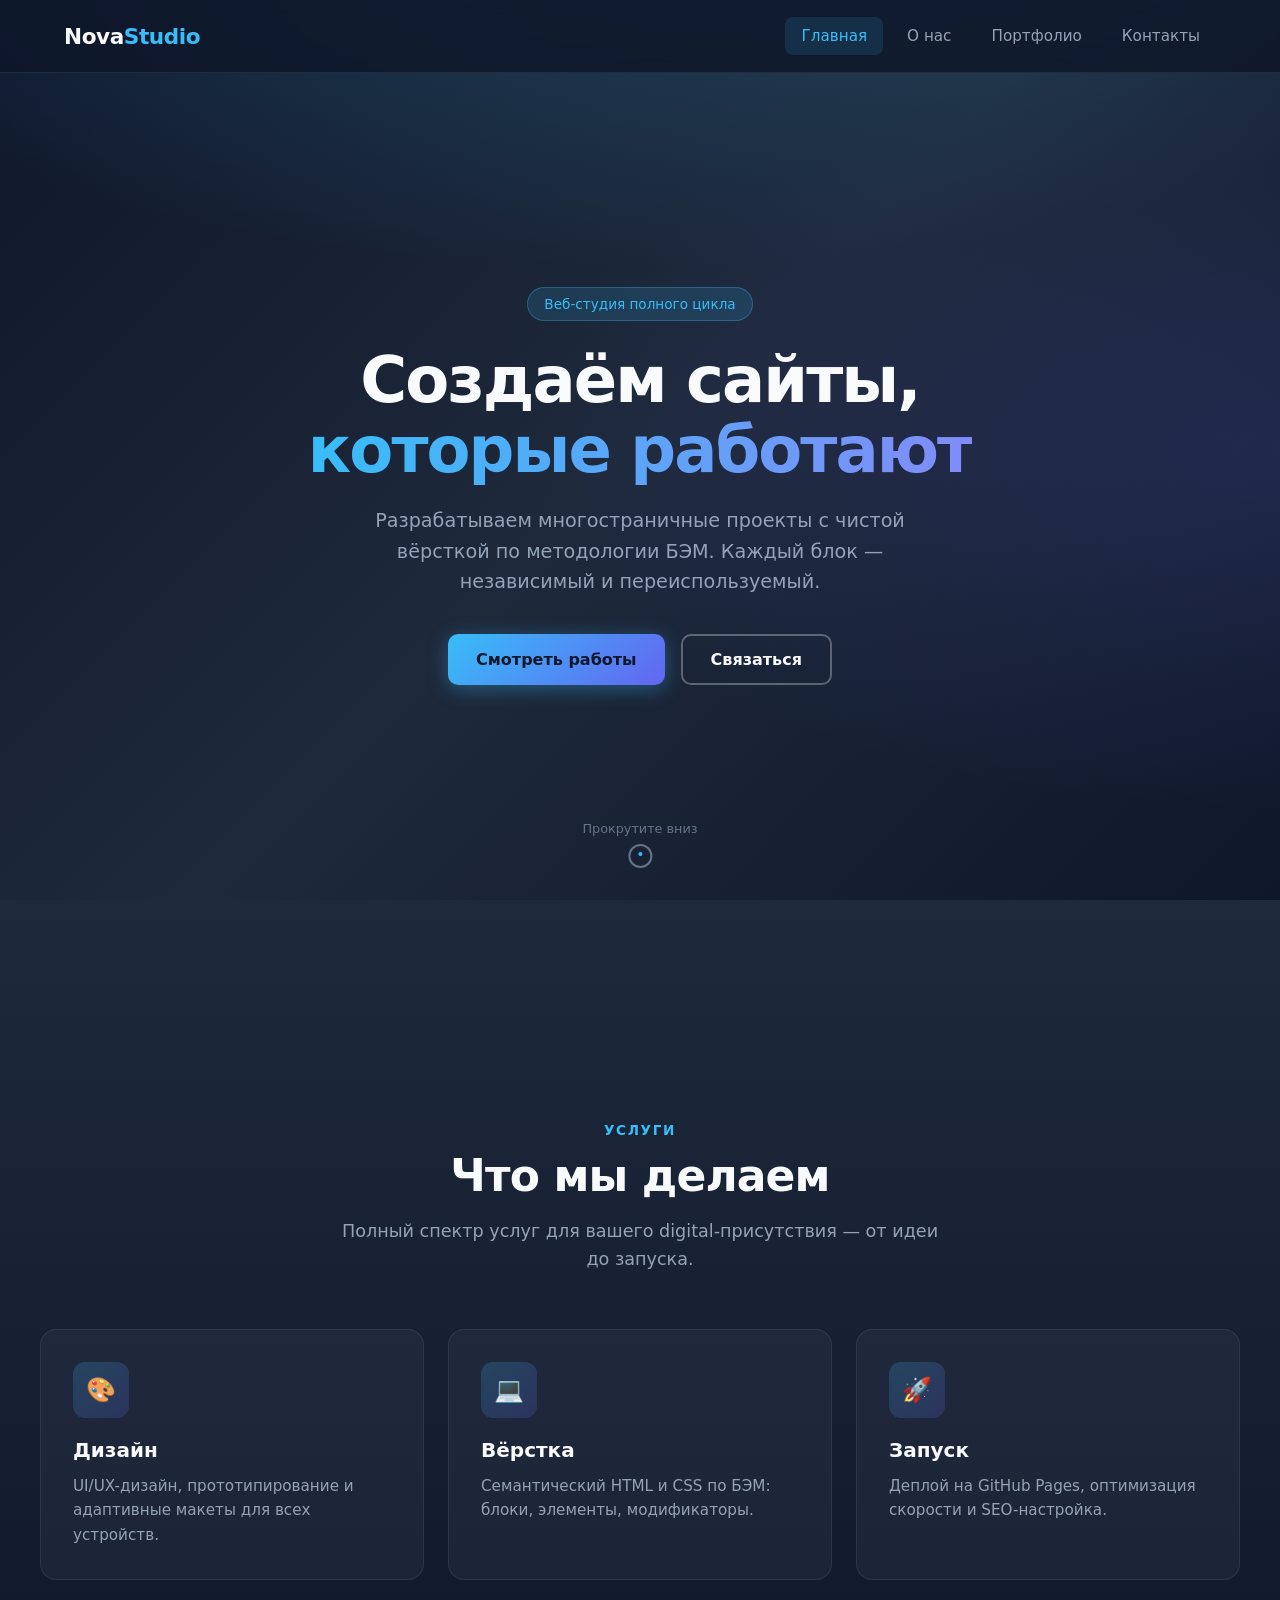
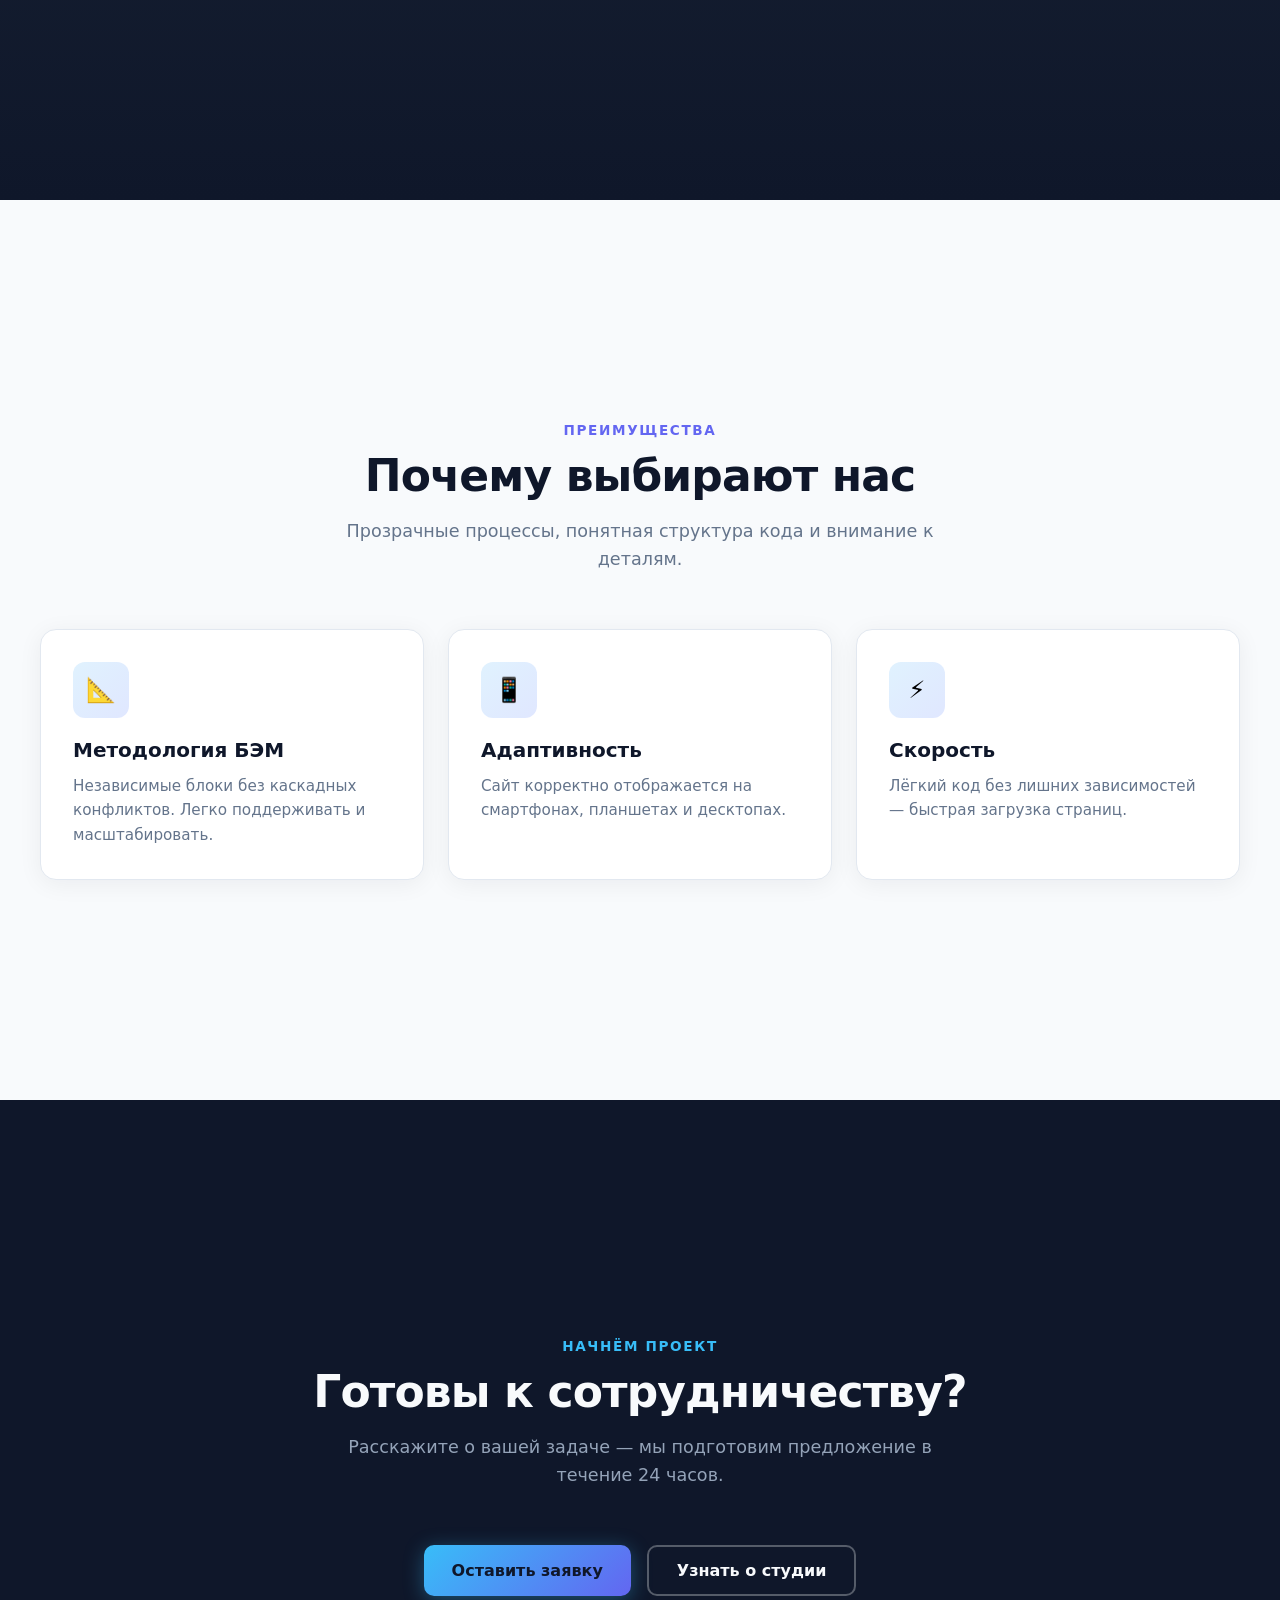
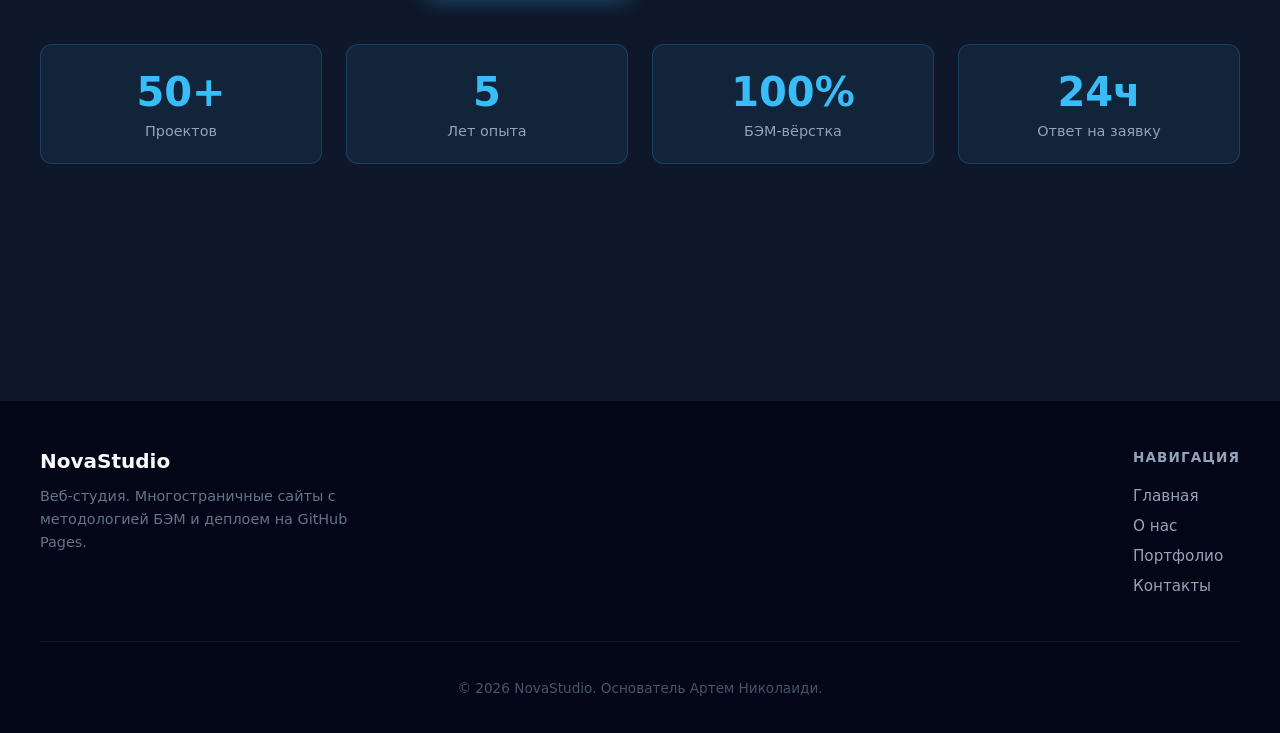
<file: index.html>
<!DOCTYPE html>
<html lang="ru">
<head>
  <meta charset="UTF-8">
  <meta name="viewport" content="width=device-width, initial-scale=1.0">
  <meta name="description" content="NovaStudio — веб-студия. Создаём современные сайты с применением методологии БЭМ.">
  <title>NovaStudio — Главная</title>
  <link rel="stylesheet" href="css/style.css">
</head>
<body>
  <header class="header">
    <div class="header__container">
      <a href="index.html" class="header__logo">Nova<span class="header__logo-accent">Studio</span></a>
      <button class="header__burger" type="button" aria-label="Открыть меню" aria-expanded="false">
        <span class="header__burger-line"></span>
        <span class="header__burger-line"></span>
        <span class="header__burger-line"></span>
      </button>
      <nav>
        <ul class="header__nav">
          <li><a href="index.html" class="header__link header__link--active">Главная</a></li>
          <li><a href="about.html" class="header__link">О нас</a></li>
          <li><a href="portfolio.html" class="header__link">Портфолио</a></li>
          <li><a href="contact.html" class="header__link">Контакты</a></li>
        </ul>
      </nav>
    </div>
  </header>

  <main>
    <section class="hero" id="hero">
      <div class="hero__bg"></div>
      <div class="hero__container">
        <span class="hero__badge">Веб-студия полного цикла</span>
        <h1 class="hero__title">
          Создаём сайты,<br>
          <span class="hero__title-accent">которые работают</span>
        </h1>
        <p class="hero__text">
          Разрабатываем многостраничные проекты с чистой вёрсткой по методологии БЭМ.
          Каждый блок — независимый и переиспользуемый.
        </p>
        <div class="hero__actions">
          <a href="portfolio.html" class="button button--primary">Смотреть работы</a>
          <a href="contact.html" class="button button--secondary">Связаться</a>
        </div>
      </div>
      <div class="hero__scroll" aria-hidden="true">
        <span>Прокрутите вниз</span>
        <span class="hero__scroll-icon"></span>
      </div>
    </section>

    <section class="section section--gradient" id="services">
      <div class="section__container">
        <header class="section__header">
          <span class="section__label">Услуги</span>
          <h2 class="section__title">Что мы делаем</h2>
          <p class="section__subtitle">
            Полный спектр услуг для вашего digital-присутствия — от идеи до запуска.
          </p>
        </header>
        <div class="cards">
          <article class="card">
            <div class="card__icon">🎨</div>
            <h3 class="card__title">Дизайн</h3>
            <p class="card__text">
              UI/UX-дизайн, прототипирование и адаптивные макеты для всех устройств.
            </p>
          </article>
          <article class="card">
            <div class="card__icon">💻</div>
            <h3 class="card__title">Вёрстка</h3>
            <p class="card__text">
              Семантический HTML и CSS по БЭМ: блоки, элементы, модификаторы.
            </p>
          </article>
          <article class="card">
            <div class="card__icon">🚀</div>
            <h3 class="card__title">Запуск</h3>
            <p class="card__text">
              Деплой на GitHub Pages, оптимизация скорости и SEO-настройка.
            </p>
          </article>
        </div>
      </div>
    </section>

    <section class="section section--light" id="advantages">
      <div class="section__container">
        <header class="section__header">
          <span class="section__label">Преимущества</span>
          <h2 class="section__title">Почему выбирают нас</h2>
          <p class="section__subtitle">
            Прозрачные процессы, понятная структура кода и внимание к деталям.
          </p>
        </header>
        <div class="cards">
          <article class="card card--light">
            <div class="card__icon">📐</div>
            <h3 class="card__title">Методология БЭМ</h3>
            <p class="card__text">
              Независимые блоки без каскадных конфликтов. Легко поддерживать и масштабировать.
            </p>
          </article>
          <article class="card card--light">
            <div class="card__icon">📱</div>
            <h3 class="card__title">Адаптивность</h3>
            <p class="card__text">
              Сайт корректно отображается на смартфонах, планшетах и десктопах.
            </p>
          </article>
          <article class="card card--light">
            <div class="card__icon">⚡</div>
            <h3 class="card__title">Скорость</h3>
            <p class="card__text">
              Лёгкий код без лишних зависимостей — быстрая загрузка страниц.
            </p>
          </article>
        </div>
      </div>
    </section>

    <section class="section section--dark" id="cta">
      <div class="section__container">
        <header class="section__header">
          <span class="section__label">Начнём проект</span>
          <h2 class="section__title">Готовы к сотрудничеству?</h2>
          <p class="section__subtitle">
            Расскажите о вашей задаче — мы подготовим предложение в течение 24 часов.
          </p>
        </header>
        <div class="section__actions">
          <a href="contact.html" class="button button--primary">Оставить заявку</a>
          <a href="about.html" class="button button--secondary">Узнать о студии</a>
        </div>
        <div class="stats">
          <div class="stat">
            <p class="stat__number">50+</p>
            <p class="stat__label">Проектов</p>
          </div>
          <div class="stat">
            <p class="stat__number">5</p>
            <p class="stat__label">Лет опыта</p>
          </div>
          <div class="stat">
            <p class="stat__number">100%</p>
            <p class="stat__label">БЭМ-вёрстка</p>
          </div>
          <div class="stat">
            <p class="stat__number">24ч</p>
            <p class="stat__label">Ответ на заявку</p>
          </div>
        </div>
      </div>
    </section>
  </main>

  <footer class="footer">
    <div class="footer__container">
      <div class="footer__top">
        <div class="footer__brand">
          <a href="index.html" class="footer__logo">NovaStudio</a>
          <p class="footer__text">
            Веб-студия. Многостраничные сайты с методологией БЭМ и деплоем на GitHub Pages.
          </p>
        </div>
        <div>
          <h3 class="footer__nav-title">Навигация</h3>
          <ul class="footer__nav">
            <li><a href="index.html" class="footer__link">Главная</a></li>
            <li><a href="about.html" class="footer__link">О нас</a></li>
            <li><a href="portfolio.html" class="footer__link">Портфолио</a></li>
            <li><a href="contact.html" class="footer__link">Контакты</a></li>
          </ul>
        </div>
      </div>
      <div class="footer__bottom">
        <p>&copy; 2026 NovaStudio. Основатель Артем Николаиди.</p>
      </div>
    </div>
  </footer>

  <script src="js/main.js"></script>
</body>
</html>
</file>
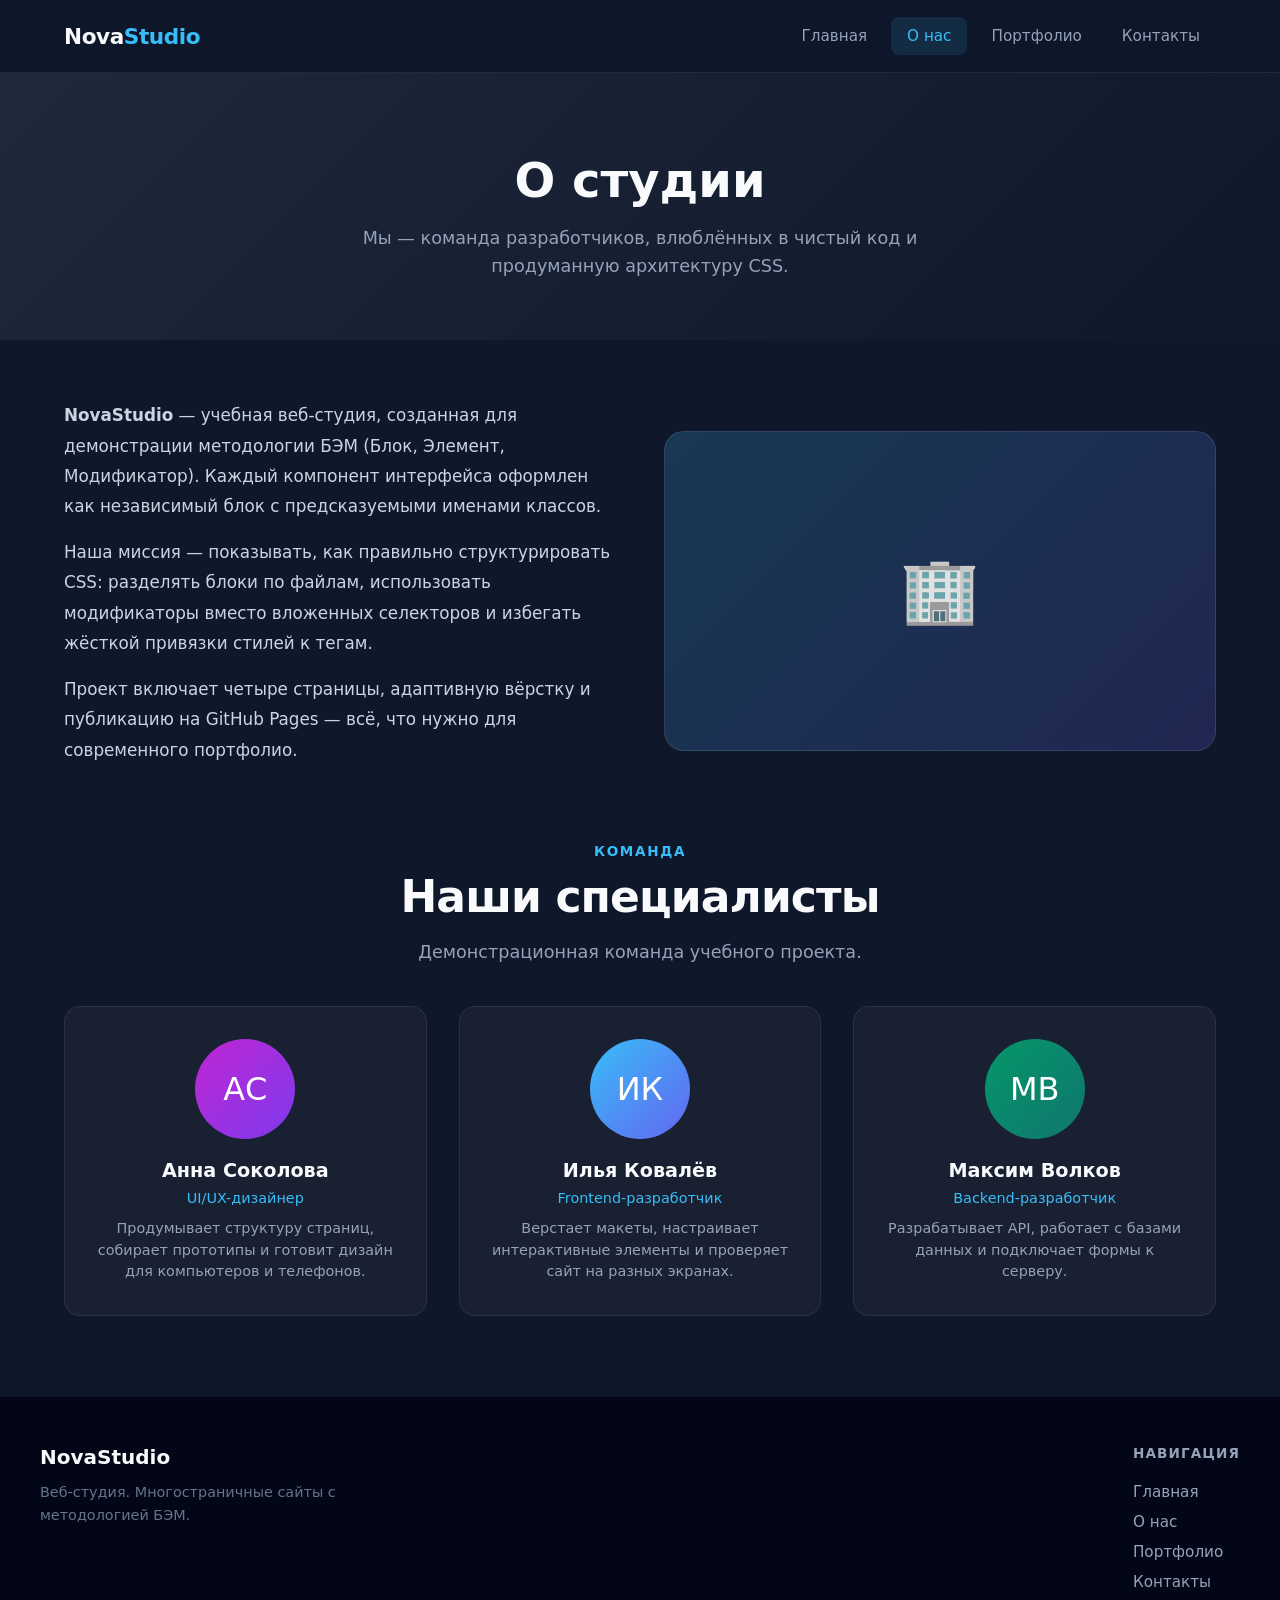
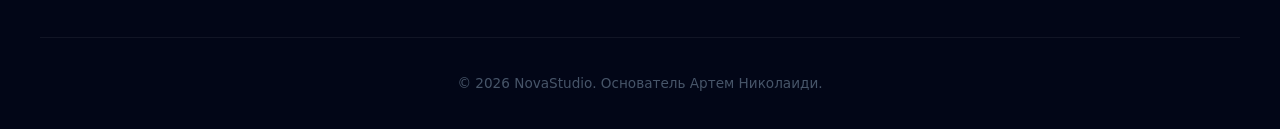
<file: about.html>
<!DOCTYPE html>
<html lang="ru">
<head>
  <meta charset="UTF-8">
  <meta name="viewport" content="width=device-width, initial-scale=1.0">
  <meta name="description" content="О студии NovaStudio — команда, миссия и подход к разработке.">
  <title>NovaStudio — О нас</title>
  <link rel="stylesheet" href="css/style.css">
</head>
<body class="page">
  <header class="header">
    <div class="header__container">
      <a href="index.html" class="header__logo">Nova<span class="header__logo-accent">Studio</span></a>
      <button class="header__burger" type="button" aria-label="Открыть меню" aria-expanded="false">
        <span class="header__burger-line"></span>
        <span class="header__burger-line"></span>
        <span class="header__burger-line"></span>
      </button>
      <nav>
        <ul class="header__nav">
          <li><a href="index.html" class="header__link">Главная</a></li>
          <li><a href="about.html" class="header__link header__link--active">О нас</a></li>
          <li><a href="portfolio.html" class="header__link">Портфолио</a></li>
          <li><a href="contact.html" class="header__link">Контакты</a></li>
        </ul>
      </nav>
    </div>
  </header>

  <main class="page__main">
    <section class="page-hero">
      <h1 class="page-hero__title">О студии</h1>
      <p class="page-hero__text">
        Мы — команда разработчиков, влюблённых в чистый код и продуманную архитектуру CSS.
      </p>
    </section>

    <div class="content">
      <div class="about-block">
        <div class="about-block__text">
          <p>
            <strong>NovaStudio</strong> — учебная веб-студия, созданная для демонстрации
            методологии БЭМ (Блок, Элемент, Модификатор). Каждый компонент интерфейса
            оформлен как независимый блок с предсказуемыми именами классов.
          </p>
          <p>
            Наша миссия — показывать, как правильно структурировать CSS: разделять
            блоки по файлам, использовать модификаторы вместо вложенных селекторов
            и избегать жёсткой привязки стилей к тегам.
          </p>
          <p>
            Проект включает четыре страницы, адаптивную вёрстку и публикацию
            на GitHub Pages — всё, что нужно для современного портфолио.
          </p>
        </div>
        <div class="about-block__visual" aria-hidden="true">🏢</div>
      </div>

      <header class="section__header" style="margin-bottom: 40px;">
        <span class="section__label" style="color: #38bdf8;">Команда</span>
        <h2 class="section__title" style="color: #f8fafc;">Наши специалисты</h2>
        <p class="section__subtitle" style="color: #94a3b8;">Демонстрационная команда учебного проекта.</p>
      </header>

      <div class="content__grid">
        <article class="team-card">
          <div class="team-card__avatar team-card__avatar--design" aria-hidden="true">АС</div>
          <h3 class="team-card__name">Анна Соколова</h3>
          <p class="team-card__role">UI/UX-дизайнер</p>
          <p class="team-card__bio">Продумывает структуру страниц, собирает прототипы и готовит дизайн для компьютеров и телефонов.</p>
        </article>
        <article class="team-card">
          <div class="team-card__avatar" aria-hidden="true">ИК</div>
          <h3 class="team-card__name">Илья Ковалёв</h3>
          <p class="team-card__role">Frontend-разработчик</p>
          <p class="team-card__bio">Верстает макеты, настраивает интерактивные элементы и проверяет сайт на разных экранах.</p>
        </article>
        <article class="team-card">
          <div class="team-card__avatar team-card__avatar--backend" aria-hidden="true">МВ</div>
          <h3 class="team-card__name">Максим Волков</h3>
          <p class="team-card__role">Backend-разработчик</p>
          <p class="team-card__bio">Разрабатывает API, работает с базами данных и подключает формы к серверу.</p>
        </article>
      </div>
    </div>
  </main>

  <footer class="footer">
    <div class="footer__container">
      <div class="footer__top">
        <div class="footer__brand">
          <a href="index.html" class="footer__logo">NovaStudio</a>
          <p class="footer__text">Веб-студия. Многостраничные сайты с методологией БЭМ.</p>
        </div>
        <div>
          <h3 class="footer__nav-title">Навигация</h3>
          <ul class="footer__nav">
            <li><a href="index.html" class="footer__link">Главная</a></li>
            <li><a href="about.html" class="footer__link">О нас</a></li>
            <li><a href="portfolio.html" class="footer__link">Портфолио</a></li>
            <li><a href="contact.html" class="footer__link">Контакты</a></li>
          </ul>
        </div>
      </div>
      <div class="footer__bottom">
        <p>&copy; 2026 NovaStudio. Основатель Артем Николаиди.</p>
      </div>
    </div>
  </footer>

  <script src="js/main.js"></script>
</body>
</html>
</file>
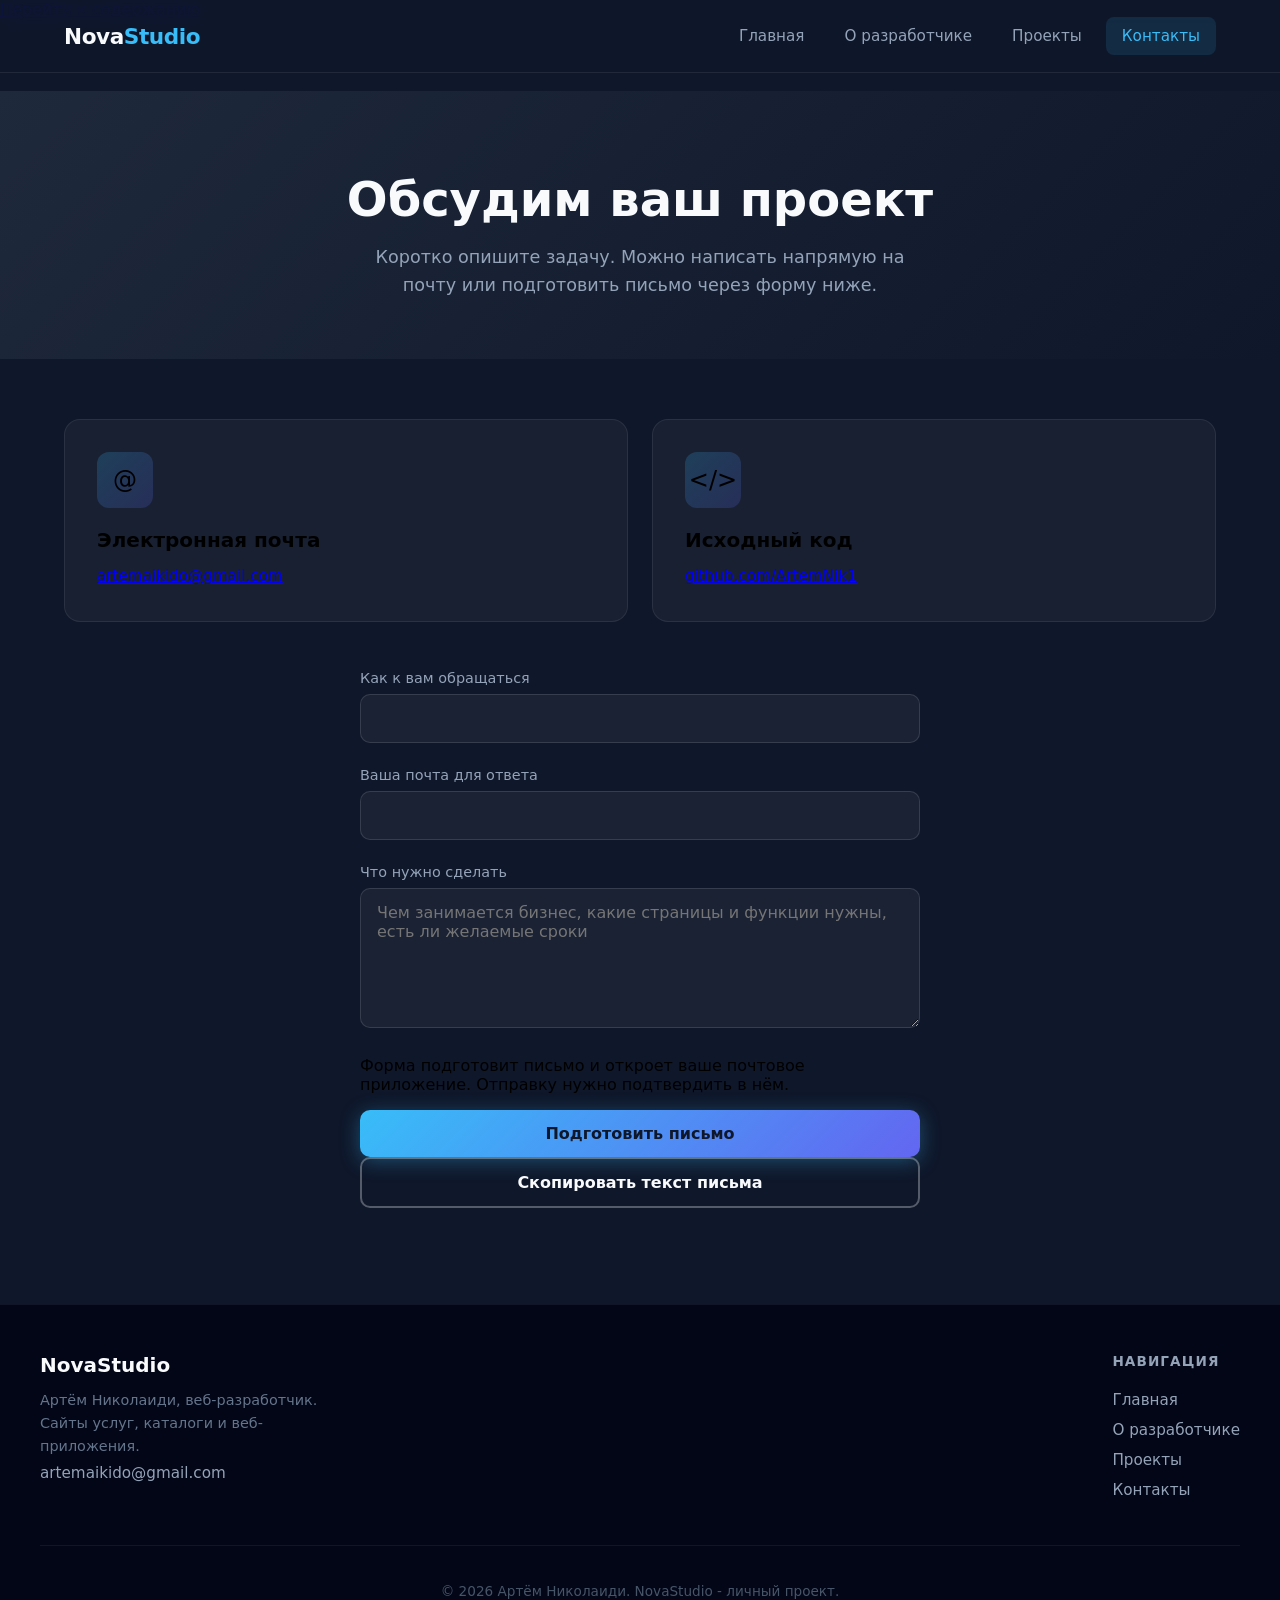
<file: contact.html>
<!DOCTYPE html>
<html lang="ru">
<head>
  <meta charset="UTF-8">
  <meta name="viewport" content="width=device-width, initial-scale=1.0">
  <meta name="description" content="Связаться с Артёмом Николаиди и обсудить разработку сайта: электронная почта и подготовка письма.">
  <meta name="theme-color" content="#0f172a">
  <meta property="og:title" content="Контакты | NovaStudio">
  <meta property="og:description" content="Связаться с Артёмом Николаиди и обсудить разработку сайта: электронная почта и подготовка письма.">
  <meta property="og:type" content="website">
  <title>Контакты | NovaStudio</title>
  <link rel="icon" href="images/favicon.svg" type="image/svg+xml">
  <link rel="stylesheet" href="css/style.css">
</head>
<body class="page">
  <a class="skip-link" href="#main">Перейти к содержанию</a>
  <header class="header">
    <div class="header__container">
      <a href="index.html" class="header__logo" aria-label="NovaStudio - главная">Nova<span class="header__logo-accent">Studio</span></a>
      <button class="header__burger" type="button" aria-label="Открыть меню" aria-controls="site-nav" aria-expanded="false">
        <span class="header__burger-line"></span><span class="header__burger-line"></span><span class="header__burger-line"></span>
      </button>
      <nav aria-label="Основная навигация">
        <ul class="header__nav" id="site-nav">
          <li><a href="index.html" class="header__link">Главная</a></li>
          <li><a href="about.html" class="header__link">О разработчике</a></li>
          <li><a href="portfolio.html" class="header__link">Проекты</a></li>
          <li><a href="contact.html" class="header__link header__link--active" aria-current="page">Контакты</a></li>
        </ul>
      </nav>
    </div>
  </header>
  <main id="main" tabindex="-1" class="page__main">
    <section class="page-hero"><h1 class="page-hero__title">Обсудим ваш проект</h1><p class="page-hero__text">Коротко опишите задачу. Можно написать напрямую на почту или подготовить письмо через форму ниже.</p></section>
    <div class="content contact-content">
      <div class="cards cards--spaced">
          <article class="card">
            <div class="card__icon" aria-hidden="true">@</div>
            <h3 class="card__title">Электронная почта</h3><p class="card__text"><a class="text-link" href="mailto:artemaikido@gmail.com">artemaikido@gmail.com</a></p>
          </article>
          <article class="card">
            <div class="card__icon" aria-hidden="true">&lt;/&gt;</div>
            <h3 class="card__title">Исходный код</h3><p class="card__text"><a class="text-link" href="https://github.com/ArtemNik1">github.com/ArtemNik1</a></p>
          </article>
      </div>
      <form class="contact-form" action="mailto:artemaikido@gmail.com" method="post" enctype="text/plain" aria-describedby="form-note">
        <div class="form__group"><label class="form__label" for="name">Как к вам обращаться</label><input class="form__input" type="text" id="name" name="name" autocomplete="name" maxlength="120" required></div>
        <div class="form__group"><label class="form__label" for="email">Ваша почта для ответа</label><input class="form__input" type="email" id="email" name="email" autocomplete="email" maxlength="254" required></div>
        <div class="form__group"><label class="form__label" for="message">Что нужно сделать</label><textarea class="form__textarea" id="message" name="message" maxlength="2000" placeholder="Чем занимается бизнес, какие страницы и функции нужны, есть ли желаемые сроки" required></textarea></div>
        <p class="form__note" id="form-note">Форма подготовит письмо и откроет ваше почтовое приложение. Отправку нужно подтвердить в нём.</p>
        <button type="submit" class="button button--primary form__submit">Подготовить письмо</button>
        <button type="button" class="button button--secondary form__submit form__copy" data-copy-message hidden>Скопировать текст письма</button>
        <p class="form__status" id="form-status" role="status" aria-live="polite"></p>
        <noscript><p class="form__note">Если письмо не открывается, напишите напрямую: <a class="text-link" href="mailto:artemaikido@gmail.com">artemaikido@gmail.com</a>.</p></noscript>
      </form>
    </div>
  </main>
  <footer class="footer">
    <div class="footer__container">
      <div class="footer__top">
        <div class="footer__brand">
          <a href="index.html" class="footer__logo">NovaStudio</a>
          <p class="footer__text">Артём Николаиди, веб-разработчик. Сайты услуг, каталоги и веб-приложения.</p>
          <a class="footer__link" href="mailto:artemaikido@gmail.com">artemaikido@gmail.com</a>
        </div>
        <div><h2 class="footer__nav-title">Навигация</h2><ul class="footer__nav">
            <li><a href="index.html" class="footer__link">Главная</a></li>
            <li><a href="about.html" class="footer__link">О разработчике</a></li>
            <li><a href="portfolio.html" class="footer__link">Проекты</a></li>
            <li><a href="contact.html" class="footer__link">Контакты</a></li>
          </ul></div>
      </div>
      <div class="footer__bottom"><p>&copy; 2026 Артём Николаиди. NovaStudio - личный проект.</p></div>
    </div>
  </footer>
  <script src="js/main.js" defer></script>
</body>
</html>
</file>
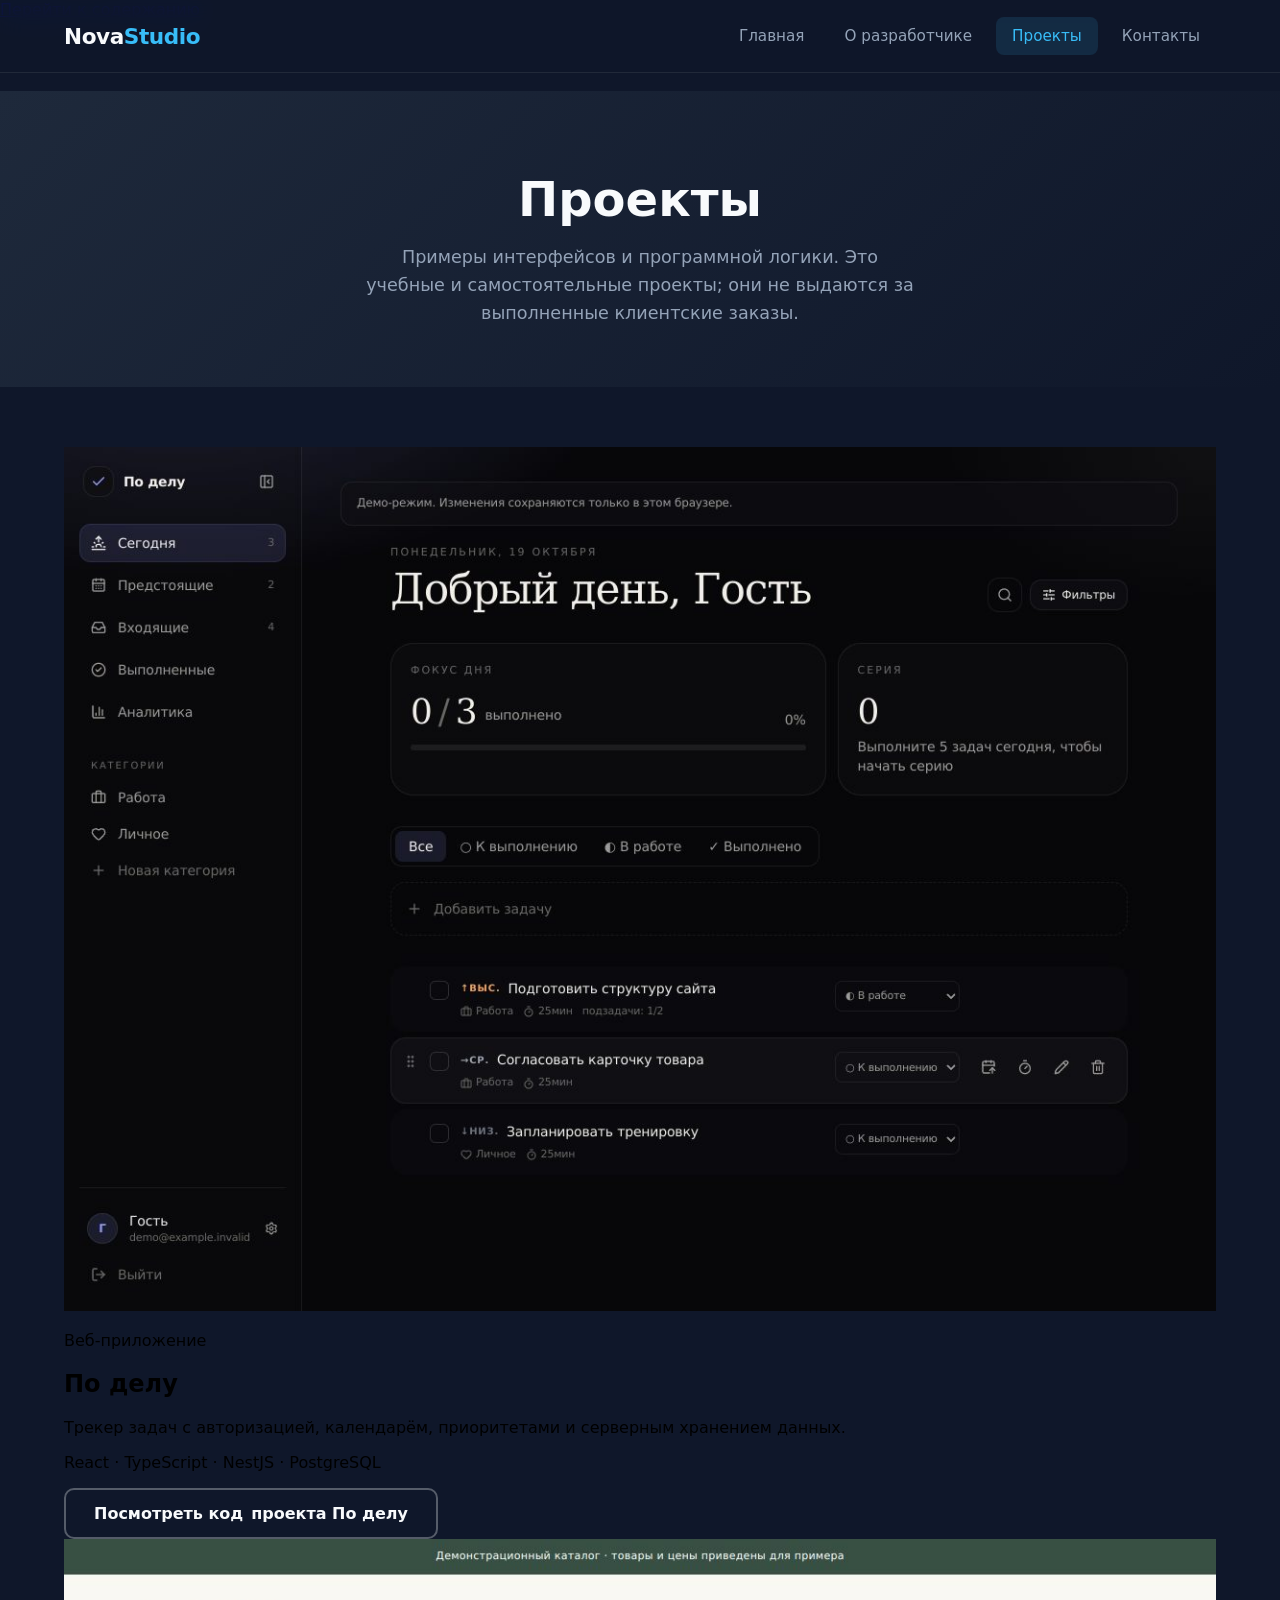
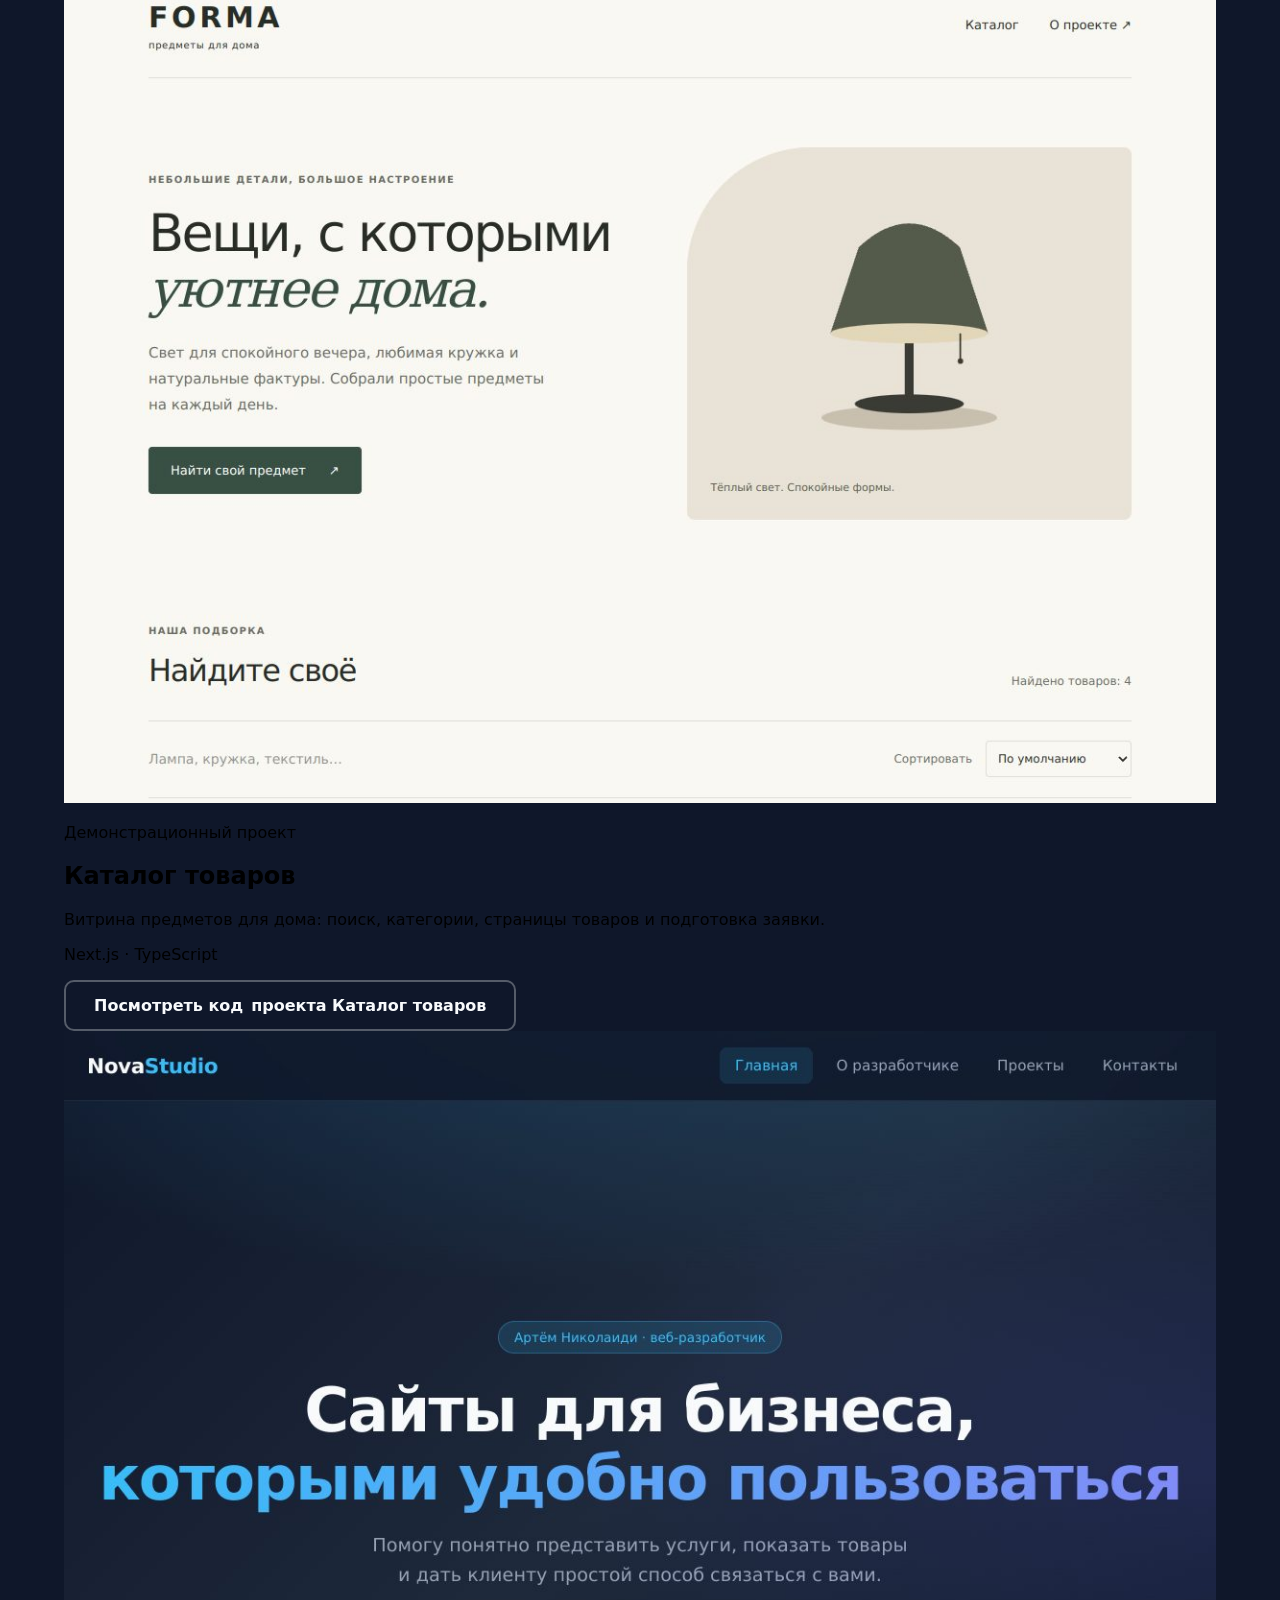
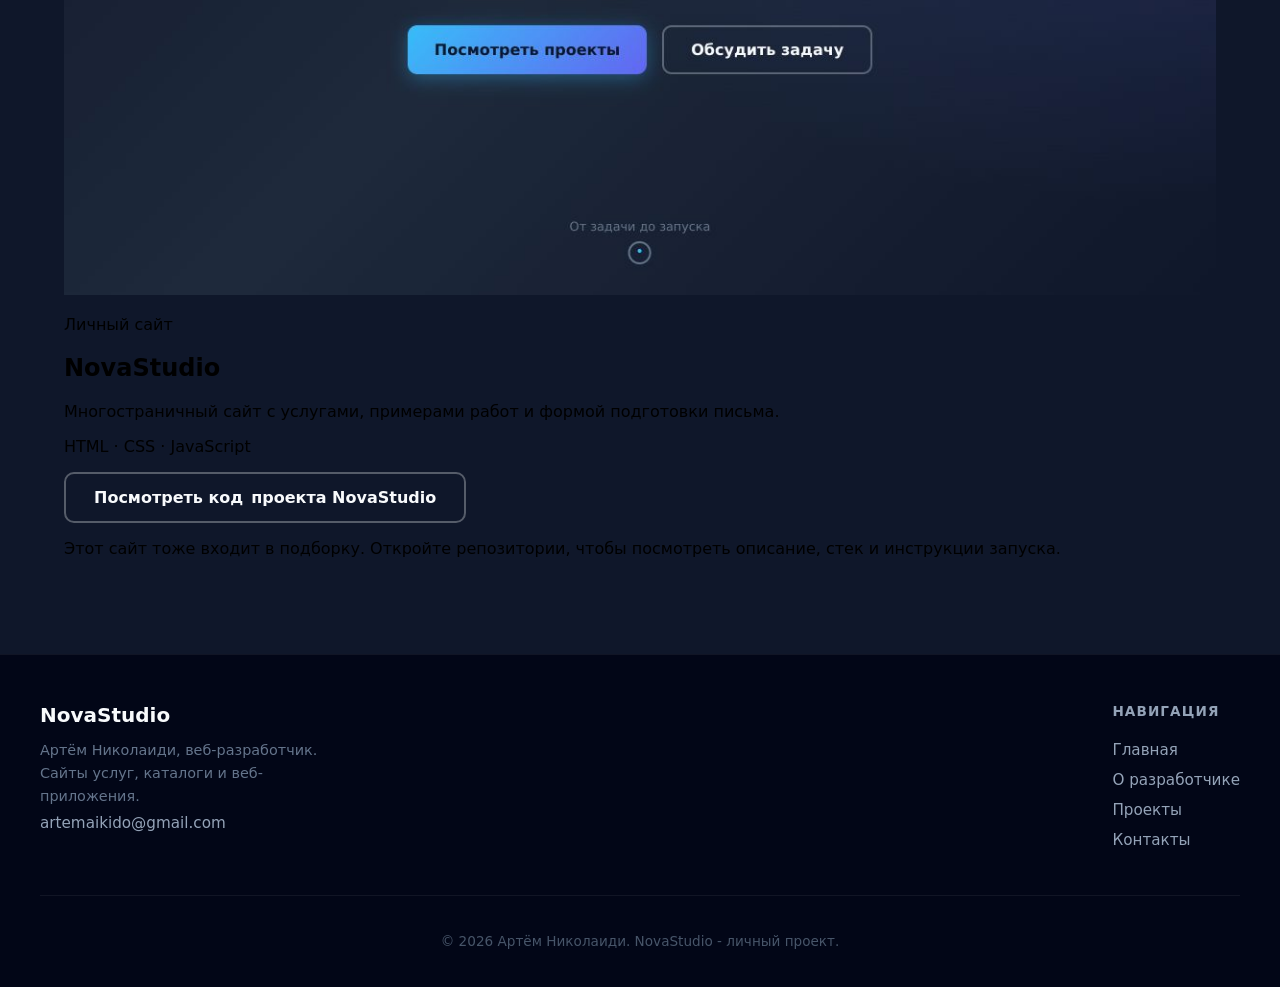
<file: portfolio.html>
<!DOCTYPE html>
<html lang="ru">
<head>
  <meta charset="UTF-8">
  <meta name="viewport" content="width=device-width, initial-scale=1.0">
  <meta name="description" content="Трекер задач, каталог товаров и многостраничный сайт: проекты Артёма Николаиди с открытым исходным кодом.">
  <meta name="theme-color" content="#0f172a">
  <meta property="og:title" content="Проекты | NovaStudio">
  <meta property="og:description" content="Трекер задач, каталог товаров и многостраничный сайт: проекты Артёма Николаиди с открытым исходным кодом.">
  <meta property="og:type" content="website">
  <title>Проекты | NovaStudio</title>
  <link rel="icon" href="images/favicon.svg" type="image/svg+xml">
  <link rel="stylesheet" href="css/style.css">
</head>
<body class="page">
  <a class="skip-link" href="#main">Перейти к содержанию</a>
  <header class="header">
    <div class="header__container">
      <a href="index.html" class="header__logo" aria-label="NovaStudio - главная">Nova<span class="header__logo-accent">Studio</span></a>
      <button class="header__burger" type="button" aria-label="Открыть меню" aria-controls="site-nav" aria-expanded="false">
        <span class="header__burger-line"></span><span class="header__burger-line"></span><span class="header__burger-line"></span>
      </button>
      <nav aria-label="Основная навигация">
        <ul class="header__nav" id="site-nav">
          <li><a href="index.html" class="header__link">Главная</a></li>
          <li><a href="about.html" class="header__link">О разработчике</a></li>
          <li><a href="portfolio.html" class="header__link header__link--active" aria-current="page">Проекты</a></li>
          <li><a href="contact.html" class="header__link">Контакты</a></li>
        </ul>
      </nav>
    </div>
  </header>
  <main id="main" tabindex="-1" class="page__main">
    <section class="page-hero"><h1 class="page-hero__title">Проекты</h1><p class="page-hero__text">Примеры интерфейсов и программной логики. Это учебные и самостоятельные проекты; они не выдаются за выполненные клиентские заказы.</p></section>
    <div class="content"><div class="project-grid">
        <article class="project-card">
          <img class="project-card__image" src="images/portfolio/po-delu.jpg" alt="Интерфейс проекта По делу" width="1200" height="900" loading="lazy">
          <div class="project-card__body"><p class="project-card__kind">Веб-приложение</p><h2 class="project-card__title">По делу</h2><p class="project-card__text">Трекер задач с авторизацией, календарём, приоритетами и серверным хранением данных.</p><p class="project-card__stack">React · TypeScript · NestJS · PostgreSQL</p><a class="button button--secondary" href="https://github.com/ArtemNik1/po-delu">Посмотреть код<span class="sr-only"> проекта По делу</span></a></div>
        </article>
        <article class="project-card">
          <img class="project-card__image" src="images/portfolio/showcase.jpg" alt="Интерфейс проекта Каталог товаров" width="1200" height="900" loading="lazy">
          <div class="project-card__body"><p class="project-card__kind">Демонстрационный проект</p><h2 class="project-card__title">Каталог товаров</h2><p class="project-card__text">Витрина предметов для дома: поиск, категории, страницы товаров и подготовка заявки.</p><p class="project-card__stack">Next.js · TypeScript</p><a class="button button--secondary" href="https://github.com/ArtemNik1/Showcase">Посмотреть код<span class="sr-only"> проекта Каталог товаров</span></a></div>
        </article>
        <article class="project-card">
          <img class="project-card__image" src="images/portfolio/novastudio.jpg" alt="Интерфейс проекта NovaStudio" width="1200" height="900" loading="lazy">
          <div class="project-card__body"><p class="project-card__kind">Личный сайт</p><h2 class="project-card__title">NovaStudio</h2><p class="project-card__text">Многостраничный сайт с услугами, примерами работ и формой подготовки письма.</p><p class="project-card__stack">HTML · CSS · JavaScript</p><a class="button button--secondary" href="https://github.com/ArtemNik1/NovaStudio">Посмотреть код<span class="sr-only"> проекта NovaStudio</span></a></div>
        </article>
    </div><p class="content-note">Этот сайт тоже входит в подборку. Откройте репозитории, чтобы посмотреть описание, стек и инструкции запуска.</p></div>
  </main>
  <footer class="footer">
    <div class="footer__container">
      <div class="footer__top">
        <div class="footer__brand">
          <a href="index.html" class="footer__logo">NovaStudio</a>
          <p class="footer__text">Артём Николаиди, веб-разработчик. Сайты услуг, каталоги и веб-приложения.</p>
          <a class="footer__link" href="mailto:artemaikido@gmail.com">artemaikido@gmail.com</a>
        </div>
        <div><h2 class="footer__nav-title">Навигация</h2><ul class="footer__nav">
            <li><a href="index.html" class="footer__link">Главная</a></li>
            <li><a href="about.html" class="footer__link">О разработчике</a></li>
            <li><a href="portfolio.html" class="footer__link">Проекты</a></li>
            <li><a href="contact.html" class="footer__link">Контакты</a></li>
          </ul></div>
      </div>
      <div class="footer__bottom"><p>&copy; 2026 Артём Николаиди. NovaStudio - личный проект.</p></div>
    </div>
  </footer>
  <script src="js/main.js" defer></script>
</body>
</html>
</file>
<file: css/style.css>
@import url("blocks/header.css");
@import url("blocks/hero.css");
@import url("blocks/button.css");
@import url("blocks/section.css");
@import url("blocks/card.css");
@import url("blocks/footer.css");
@import url("blocks/page.css");

*,
*::before,
*::after {
  box-sizing: border-box;
}

html {
  scroll-behavior: smooth;
}

body {
  margin: 0;
  font-family: "Segoe UI", system-ui, -apple-system, sans-serif;
  -webkit-font-smoothing: antialiased;
}

img {
  max-width: 100%;
  height: auto;
}
</file>
